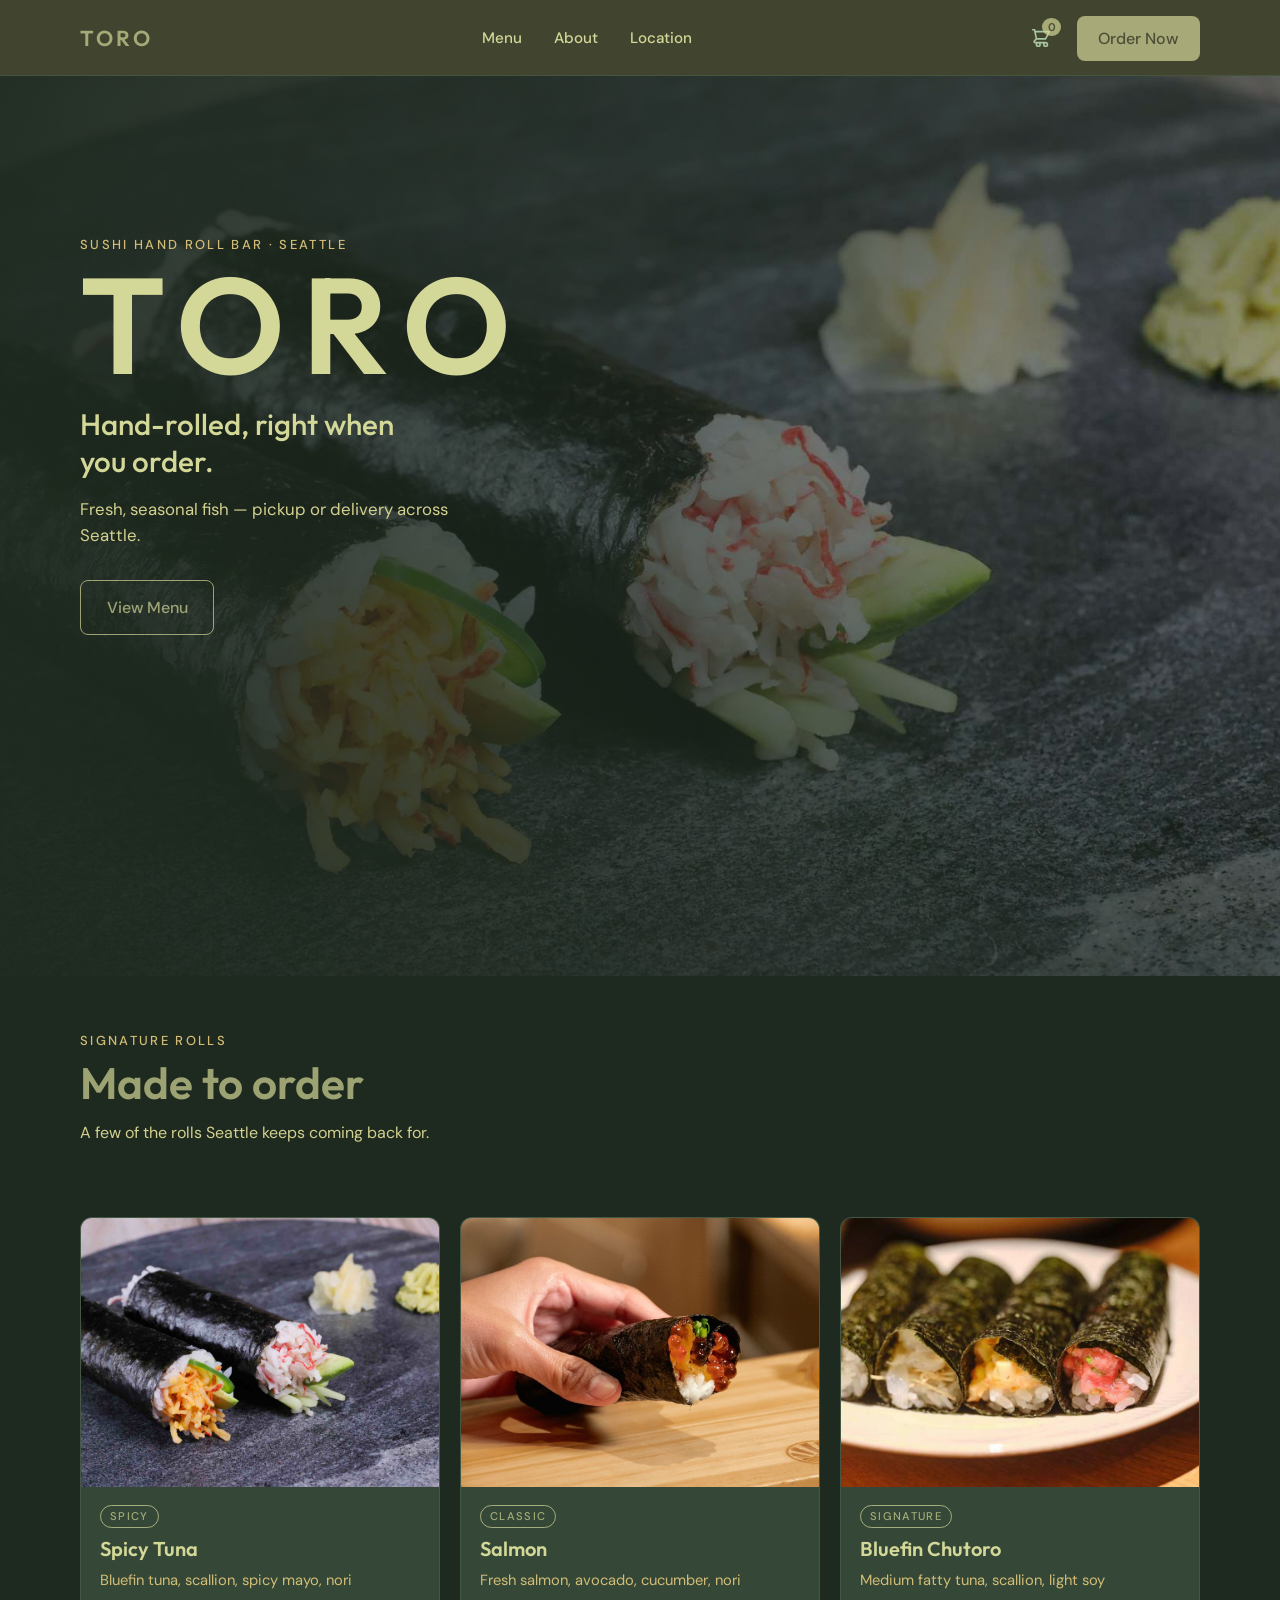
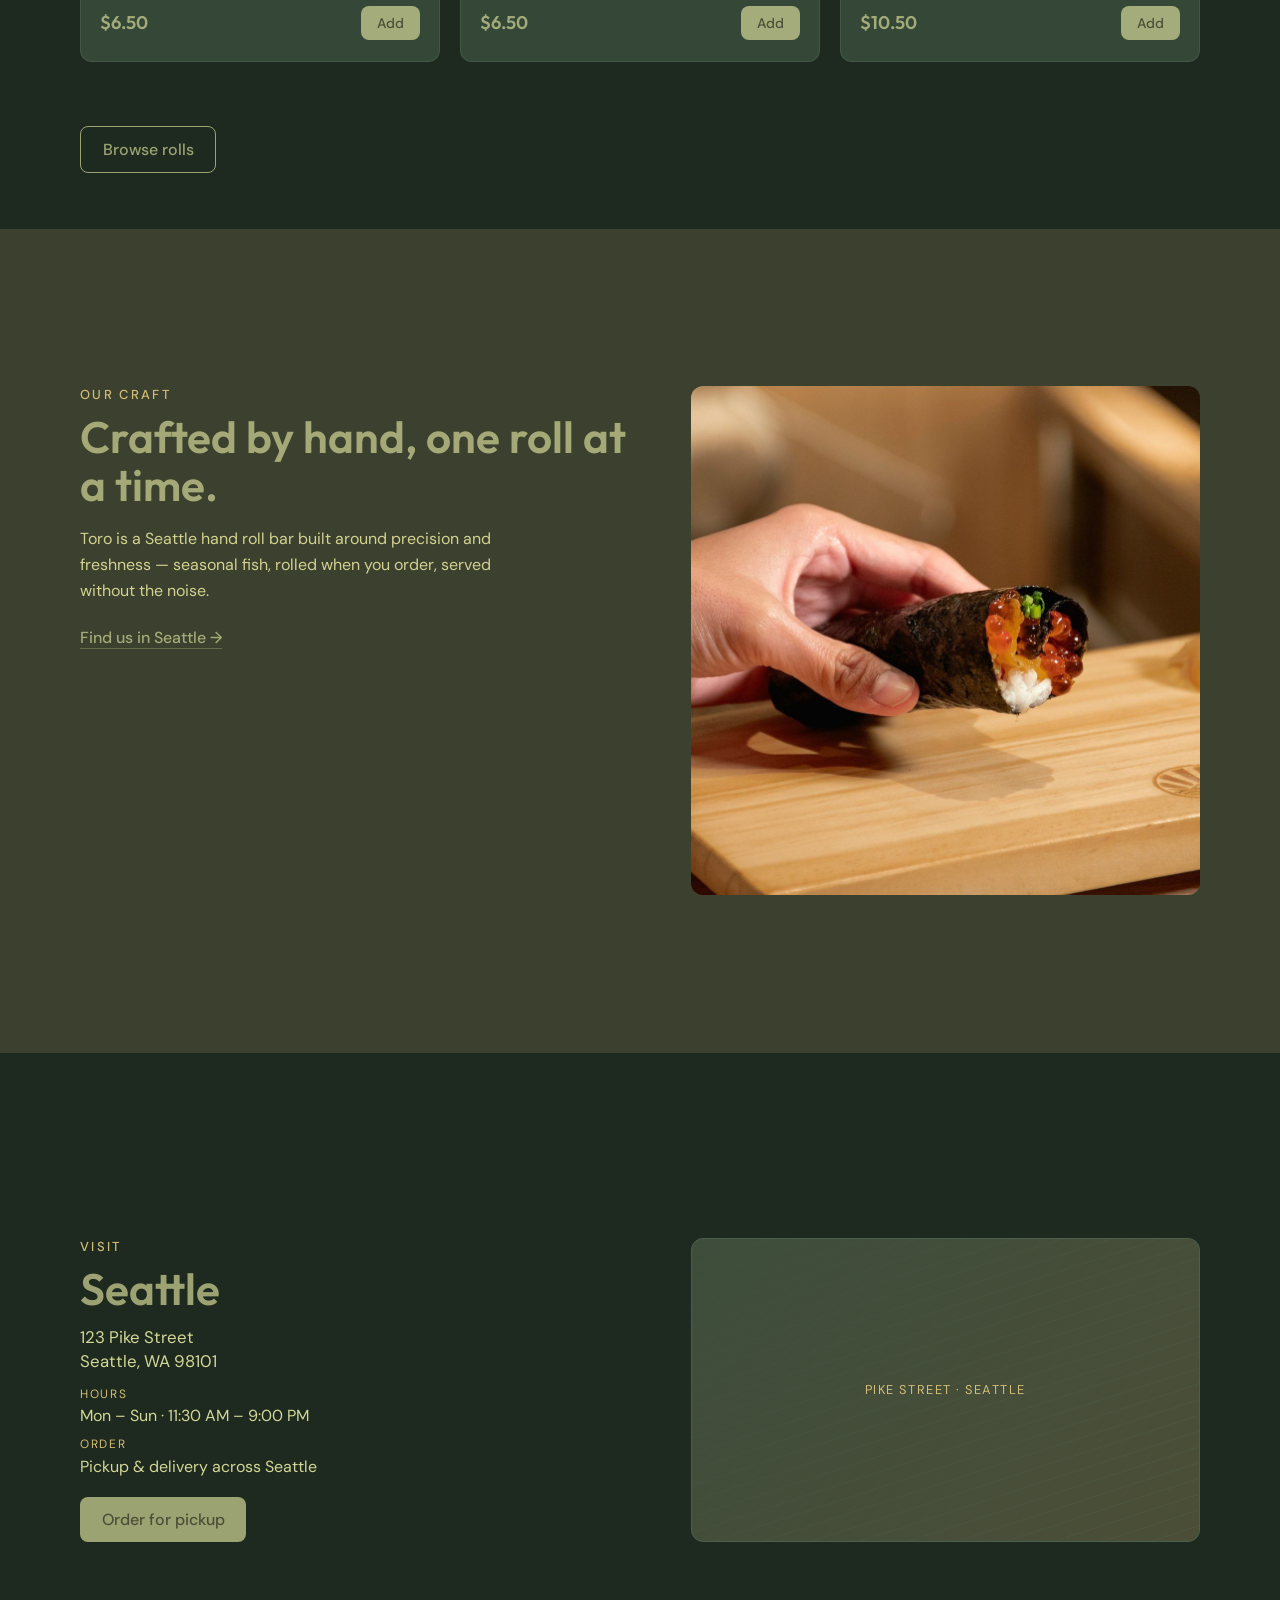
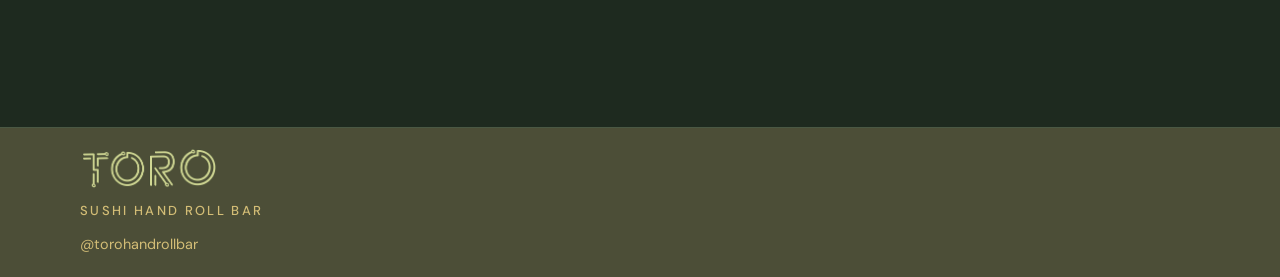
<file: index.html>
<!DOCTYPE html>
<html lang="en">
  <head>
    <meta charset="UTF-8" />
    <meta name="viewport" content="width=device-width, initial-scale=1.0" />
    <title>Toro — Sushi Hand Roll Bar · Seattle</title>
    <meta
      name="description"
      content="Fresh, seasonal fish hand-rolled to order. Pickup or delivery across Seattle."
    />
    <link rel="preconnect" href="https://fonts.googleapis.com" />
    <link rel="preconnect" href="https://fonts.gstatic.com" crossorigin />
    <link
      href="https://fonts.googleapis.com/css2?family=DM+Sans:ital,opsz,wght@0,9..40,400;0,9..40,500;0,9..40,600;1,9..40,400&family=Outfit:wght@500;600;700&display=swap"
      rel="stylesheet"
    />
    <link rel="stylesheet" href="./styles.css" />
  </head>
  <body id="top">
    <a class="skip-link" href="#main">Skip to content</a>

    <header class="site-header">
      <div class="shell header-inner">
        <a class="wordmark" href="#top" aria-label="Toro home">TORO</a>
        <nav class="nav-links" aria-label="Primary">
          <a href="#menu">Menu</a>
          <a href="#about">About</a>
          <a href="#location">Location</a>
        </nav>
        <div class="nav-actions">
          <button
            class="cart-btn"
            type="button"
            data-cart-toggle
            aria-expanded="false"
            aria-controls="cart-drawer"
            aria-label="Cart, 0 items"
          >
            <img src="./assets/icons/cart.svg" alt="" width="22" height="22" />
            <span class="cart-count" data-cart-count>0</span>
          </button>
          <a class="btn btn-primary" href="#menu">Order Now</a>
        </div>
        <div class="header-tools">
          <button
            class="cart-btn cart-btn--mobile"
            type="button"
            data-cart-toggle
            data-mobile-cart
            aria-expanded="false"
            aria-controls="cart-drawer"
            aria-label="Cart, 0 items"
            hidden
          >
            <img src="./assets/icons/cart.svg" alt="" width="22" height="22" />
            <span class="cart-count" data-cart-count>0</span>
          </button>
          <button
            class="menu-toggle"
            type="button"
            aria-label="Open menu"
            aria-expanded="false"
            aria-controls="mobile-nav"
          >
            <span class="hamburger" aria-hidden="true">
              <span></span>
              <span></span>
              <span></span>
            </span>
          </button>
        </div>
      </div>
      <nav id="mobile-nav" class="header-panel mobile-nav" hidden>
        <a href="#menu">Menu</a>
        <a href="#about">About</a>
        <a href="#location">Location</a>
        <a class="btn btn-primary" href="#menu">Order Now</a>
      </nav>
      <div id="cart-drawer" class="header-panel cart-drawer" hidden>
        <div class="cart-drawer-header">
          <p class="cart-drawer-title">Order</p>
          <button
            class="cart-drawer-edit"
            type="button"
            data-cart-edit
            aria-pressed="false"
            hidden
          >
            Edit
          </button>
        </div>
        <div data-cart-drawer-body></div>
      </div>
    </header>

    <main id="main">
      <section class="hero" aria-label="Hero">
        <div class="hero-media" aria-hidden="true">
          <img
            src="./assets/img/roll-1.jpg"
            alt=""
            class="hero-image"
            fetchpriority="high"
          />
          <div class="hero-veil"></div>
        </div>
        <div class="shell hero-panel">
          <div class="hero-content">
            <p class="eyebrow animate-in">Sushi Hand Roll Bar · Seattle</p>
            <h1 class="brand-hero animate-in delay-1">TORO</h1>
            <p class="hero-line animate-in delay-2">Hand-rolled, right when you order.</p>
            <p class="hero-support animate-in delay-3">
              Fresh, seasonal fish — pickup or delivery across Seattle.
            </p>
            <div class="hero-ctas animate-in delay-4">
              <a class="btn btn-secondary btn-lg" href="#menu">View Menu</a>
            </div>
          </div>
        </div>
      </section>

      <section class="featured panel-section" id="menu" aria-labelledby="featured-title">
        <div class="shell">
          <div class="section-head">
            <p class="eyebrow">Signature rolls</p>
            <h2 id="featured-title">Made to order</h2>
            <p class="section-support">A few of the rolls Seattle keeps coming back for.</p>
          </div>
          <div class="product-grid">
            <article class="product">
              <div class="product-media">
                <img src="./assets/img/roll-1.jpg" alt="Spicy tuna hand-rolled sushi tube" />
              </div>
              <div class="product-body">
                <span class="tag">Spicy</span>
                <h3>Spicy Tuna</h3>
                <p>Bluefin tuna, scallion, spicy mayo, nori</p>
                <div class="product-foot">
                  <span class="price">$6.50</span>
                  <button class="btn btn-primary btn-sm" type="button" data-add="spicy-tuna">
                    Add
                  </button>
                </div>
              </div>
            </article>
            <article class="product">
              <div class="product-media">
                <img src="./assets/img/roll-2.jpg" alt="Salmon hand-rolled sushi tube" />
              </div>
              <div class="product-body">
                <span class="tag">Classic</span>
                <h3>Salmon</h3>
                <p>Fresh salmon, avocado, cucumber, nori</p>
                <div class="product-foot">
                  <span class="price">$6.50</span>
                  <button class="btn btn-primary btn-sm" type="button" data-add="salmon">
                    Add
                  </button>
                </div>
              </div>
            </article>
            <article class="product">
              <div class="product-media">
                <img src="./assets/img/roll-3.jpg" alt="Bluefin chutoro hand-rolled sushi tube" />
              </div>
              <div class="product-body">
                <span class="tag">Signature</span>
                <h3>Bluefin Chutoro</h3>
                <p>Medium fatty tuna, scallion, light soy</p>
                <div class="product-foot">
                  <span class="price">$10.50</span>
                  <button class="btn btn-primary btn-sm" type="button" data-add="chutoro">
                    Add
                  </button>
                </div>
              </div>
            </article>
          </div>
          <div class="section-cta">
            <a class="btn btn-secondary" href="#menu">Browse rolls</a>
          </div>
        </div>
      </section>

      <section class="about panel-section" id="about" aria-labelledby="about-title">
        <div class="shell about-grid">
          <div class="about-copy">
            <p class="eyebrow">Our craft</p>
            <h2 id="about-title">Crafted by hand, one roll at a time.</h2>
            <p>
              Toro is a Seattle hand roll bar built around precision and freshness —
              seasonal fish, rolled when you order, served without the noise.
            </p>
            <a class="text-link" href="#location">Find us in Seattle →</a>
          </div>
          <div class="about-visual">
            <img src="./assets/img/roll-2.jpg" alt="Hand-rolled salmon sushi tube with avocado and cucumber" />
          </div>
        </div>
      </section>

      <div class="visit-screen" id="location">
        <section class="location panel-section" aria-labelledby="location-title">
          <div class="shell location-grid">
            <div>
              <p class="eyebrow">Visit</p>
              <h2 id="location-title">Seattle</h2>
              <p class="address">123 Pike Street<br />Seattle, WA 98101</p>
              <dl class="hours">
                <div>
                  <dt>Hours</dt>
                  <dd>Mon – Sun · 11:30 AM – 9:00 PM</dd>
                </div>
                <div>
                  <dt>Order</dt>
                  <dd>Pickup &amp; delivery across Seattle</dd>
                </div>
              </dl>
              <a class="btn btn-primary" href="#menu">Order for pickup</a>
            </div>
            <div class="map-panel" role="img" aria-label="Map placeholder for Seattle location">
              <p>Pike Street · Seattle</p>
            </div>
          </div>
        </section>

        <footer class="site-footer">
          <div class="shell footer-inner">
            <div class="footer-brand">
              <a class="footer-logo" href="#top" aria-label="Toro home">
                <img
                  src="./assets/img/logo_toro_small.png"
                  alt="TORO"
                  width="168"
                  height="48"
                />
              </a>
              <p class="eyebrow">Sushi Hand Roll Bar</p>
            </div>
            <!-- <nav class="footer-nav" aria-label="Footer">
              <a href="#menu">Menu</a>
              <a href="#about">About</a>
              <a href="#location">Location</a>
              <a href="./cart.html">Cart</a>
            </nav> -->
            <p class="footer-meta">@torohandrollbar</p>
          </div>
        </footer>
      </div>
    </main>

    <div class="toast" role="status" aria-live="polite" hidden></div>
    <script src="./app.js"></script>
  </body>
</html>
</file>
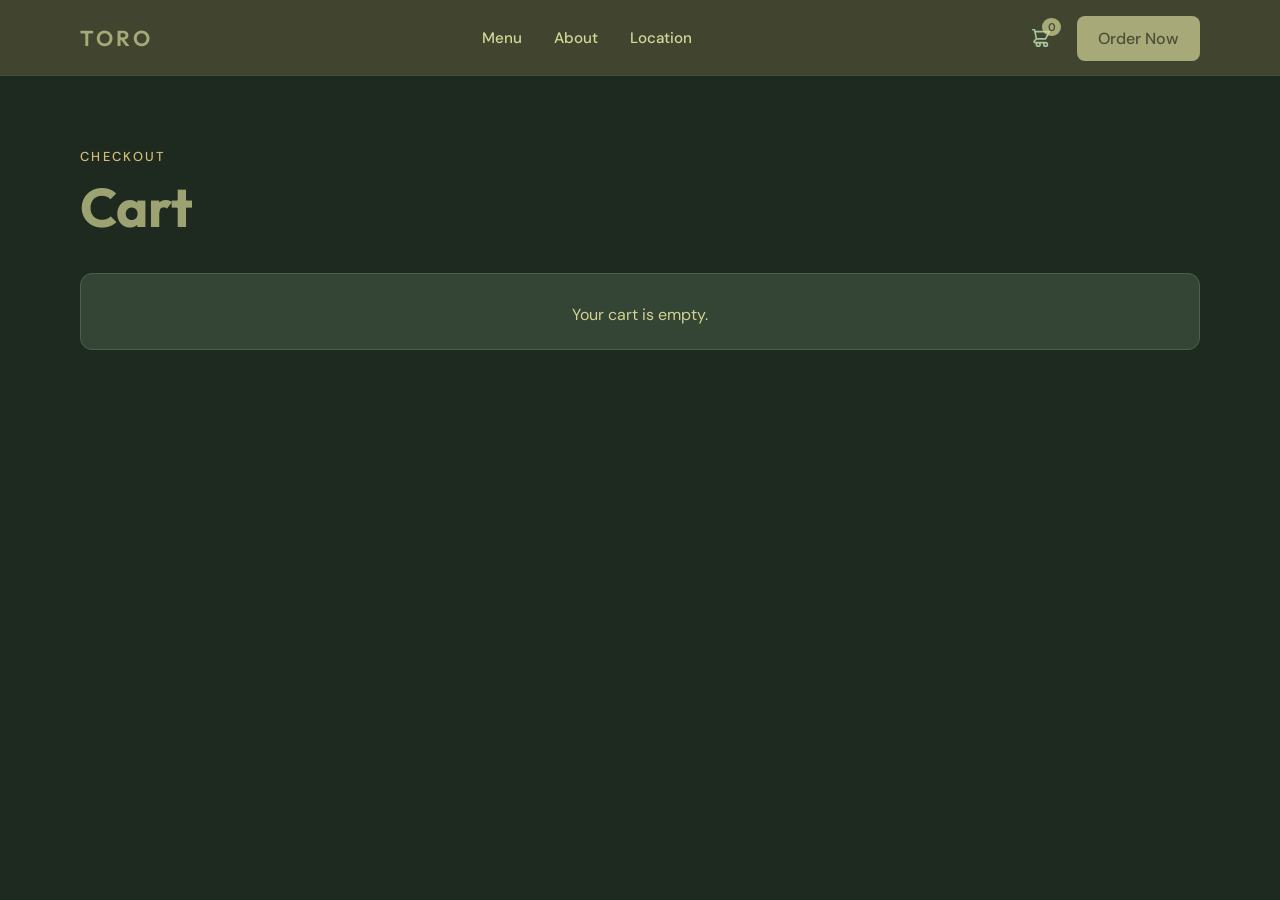
<file: cart.html>
<!DOCTYPE html>
<html lang="en">
  <head>
    <meta charset="UTF-8" />
    <meta name="viewport" content="width=device-width, initial-scale=1.0" />
    <title>Cart — Toro</title>
    <link rel="preconnect" href="https://fonts.googleapis.com" />
    <link rel="preconnect" href="https://fonts.gstatic.com" crossorigin />
    <link
      href="https://fonts.googleapis.com/css2?family=DM+Sans:opsz,wght@9..40,400;9..40,500;9..40,600&family=Outfit:wght@500;600&display=swap"
      rel="stylesheet"
    />
    <link rel="stylesheet" href="./styles.css" />
  </head>
  <body>
    <header class="site-header">
      <div class="shell header-inner">
        <a class="wordmark" href="./index.html">TORO</a>
        <nav class="nav-links" aria-label="Primary">
          <a href="./index.html#menu">Menu</a>
          <a href="./index.html#about">About</a>
          <a href="./index.html#location">Location</a>
        </nav>
        <div class="nav-actions">
          <button
            class="cart-btn"
            type="button"
            data-cart-toggle
            aria-expanded="false"
            aria-controls="cart-drawer"
            aria-label="Cart, 0 items"
          >
            <img src="./assets/icons/cart.svg" alt="" width="22" height="22" />
            <span class="cart-count" data-cart-count>0</span>
          </button>
          <a class="btn btn-primary" href="./menu.html">Order Now</a>
        </div>
        <div class="header-tools">
          <button
            class="cart-btn cart-btn--mobile"
            type="button"
            data-cart-toggle
            data-mobile-cart
            aria-expanded="false"
            aria-controls="cart-drawer"
            aria-label="Cart, 0 items"
            hidden
          >
            <img src="./assets/icons/cart.svg" alt="" width="22" height="22" />
            <span class="cart-count" data-cart-count>0</span>
          </button>
          <button
            class="menu-toggle"
            type="button"
            aria-label="Open menu"
            aria-expanded="false"
            aria-controls="mobile-nav"
          >
            <span class="hamburger" aria-hidden="true">
              <span></span>
              <span></span>
              <span></span>
            </span>
          </button>
        </div>
      </div>
      <nav id="mobile-nav" class="header-panel mobile-nav" hidden>
        <a href="./index.html#menu">Menu</a>
        <a href="./index.html#about">About</a>
        <a href="./index.html#location">Location</a>
        <button class="header-panel-link" type="button" data-open-cart>Cart</button>
      </nav>
      <div id="cart-drawer" class="header-panel cart-drawer" hidden>
        <div class="cart-drawer-header">
          <p class="cart-drawer-title">Order</p>
          <button
            class="cart-drawer-edit"
            type="button"
            data-cart-edit
            aria-pressed="false"
            hidden
          >
            Edit
          </button>
        </div>
        <div data-cart-drawer-body></div>
      </div>
    </header>
    <main class="shell">
      <div class="page-hero cart-page-hero">
        <div class="cart-drawer-header">
          <div>
            <p class="eyebrow">Checkout</p>
            <h1>Cart</h1>
          </div>
          <button
            class="cart-drawer-edit"
            type="button"
            data-cart-edit
            aria-pressed="false"
            hidden
          >
            Edit
          </button>
        </div>
      </div>
      <div class="page-panel cart-drawer" data-cart-page>
        <p class="cart-drawer-empty">Your cart is empty.</p>
      </div>
    </main>
    <script src="./app.js"></script>
  </body>
</html>
</file>
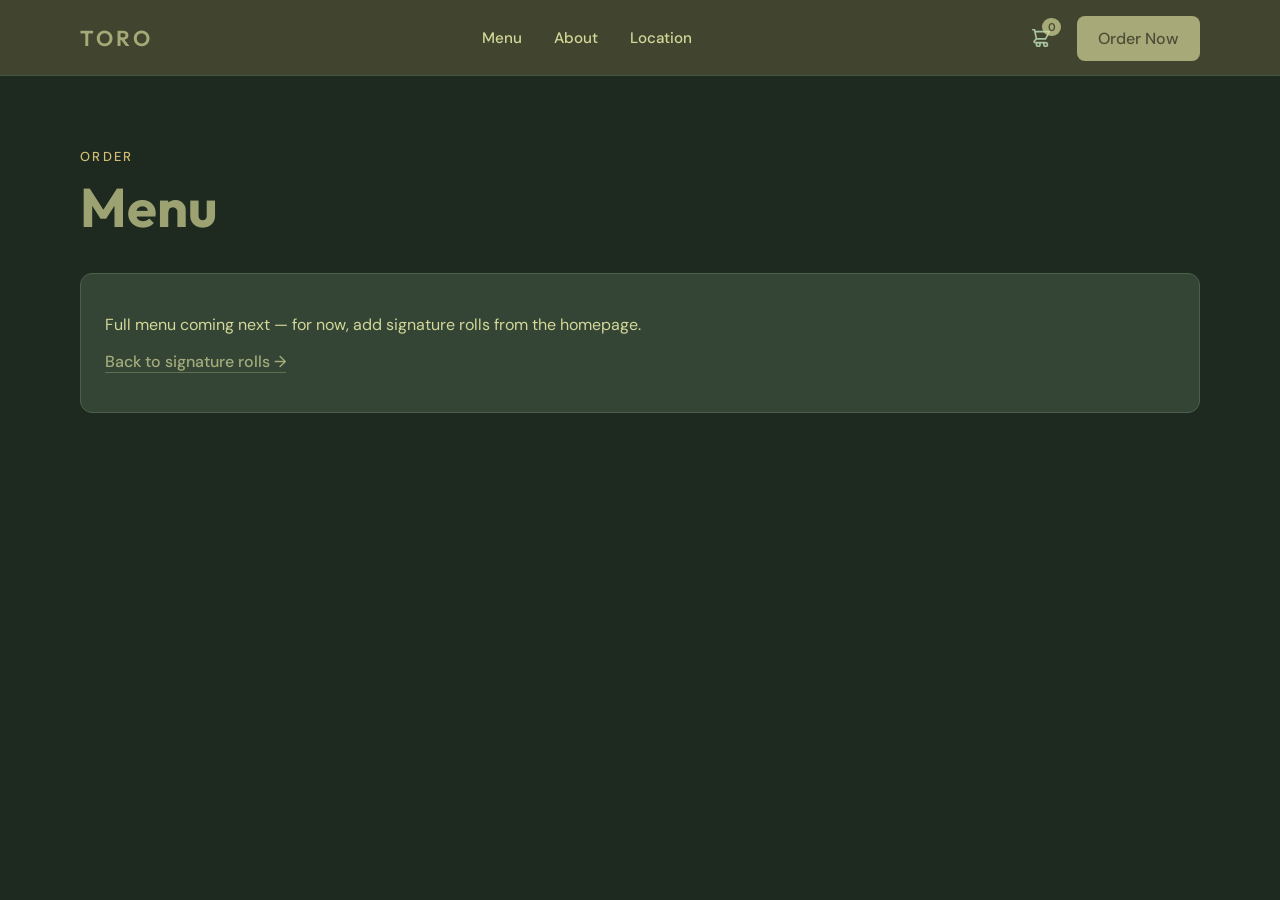
<file: menu.html>
<!DOCTYPE html>
<html lang="en">
  <head>
    <meta charset="UTF-8" />
    <meta name="viewport" content="width=device-width, initial-scale=1.0" />
    <title>Menu — Toro</title>
    <link rel="preconnect" href="https://fonts.googleapis.com" />
    <link rel="preconnect" href="https://fonts.gstatic.com" crossorigin />
    <link
      href="https://fonts.googleapis.com/css2?family=DM+Sans:opsz,wght@9..40,400;9..40,500;9..40,600&family=Outfit:wght@500;600&display=swap"
      rel="stylesheet"
    />
    <link rel="stylesheet" href="./styles.css" />
  </head>
  <body>
    <header class="site-header">
      <div class="shell header-inner">
        <a class="wordmark" href="./index.html">TORO</a>
        <nav class="nav-links" aria-label="Primary">
          <a href="./index.html#menu">Menu</a>
          <a href="./index.html#about">About</a>
          <a href="./index.html#location">Location</a>
        </nav>
        <div class="nav-actions">
          <button
            class="cart-btn"
            type="button"
            data-cart-toggle
            aria-expanded="false"
            aria-controls="cart-drawer"
            aria-label="Cart, 0 items"
          >
            <img src="./assets/icons/cart.svg" alt="" width="22" height="22" />
            <span class="cart-count" data-cart-count>0</span>
          </button>
          <a class="btn btn-primary" href="./menu.html">Order Now</a>
        </div>
        <div class="header-tools">
          <button
            class="cart-btn cart-btn--mobile"
            type="button"
            data-cart-toggle
            data-mobile-cart
            aria-expanded="false"
            aria-controls="cart-drawer"
            aria-label="Cart, 0 items"
            hidden
          >
            <img src="./assets/icons/cart.svg" alt="" width="22" height="22" />
            <span class="cart-count" data-cart-count>0</span>
          </button>
          <button
            class="menu-toggle"
            type="button"
            aria-label="Open menu"
            aria-expanded="false"
            aria-controls="mobile-nav"
          >
            <span class="hamburger" aria-hidden="true">
              <span></span>
              <span></span>
              <span></span>
            </span>
          </button>
        </div>
      </div>
      <nav id="mobile-nav" class="header-panel mobile-nav" hidden>
        <a href="./index.html#menu">Menu</a>
        <a href="./index.html#about">About</a>
        <a href="./index.html#location">Location</a>
      </nav>
      <div id="cart-drawer" class="header-panel cart-drawer" hidden>
        <div class="cart-drawer-header">
          <p class="cart-drawer-title">Order</p>
          <button
            class="cart-drawer-edit"
            type="button"
            data-cart-edit
            aria-pressed="false"
            hidden
          >
            Edit
          </button>
        </div>
        <div data-cart-drawer-body></div>
      </div>
    </header>
    <main class="shell">
      <div class="page-hero">
        <p class="eyebrow">Order</p>
        <h1>Menu</h1>
      </div>
      <div class="page-panel">
        <p>Full menu coming next — for now, add signature rolls from the homepage.</p>
        <p><a class="text-link" href="./index.html#menu">Back to signature rolls →</a></p>
      </div>
    </main>
    <script src="./app.js"></script>
  </body>
</html>
</file>
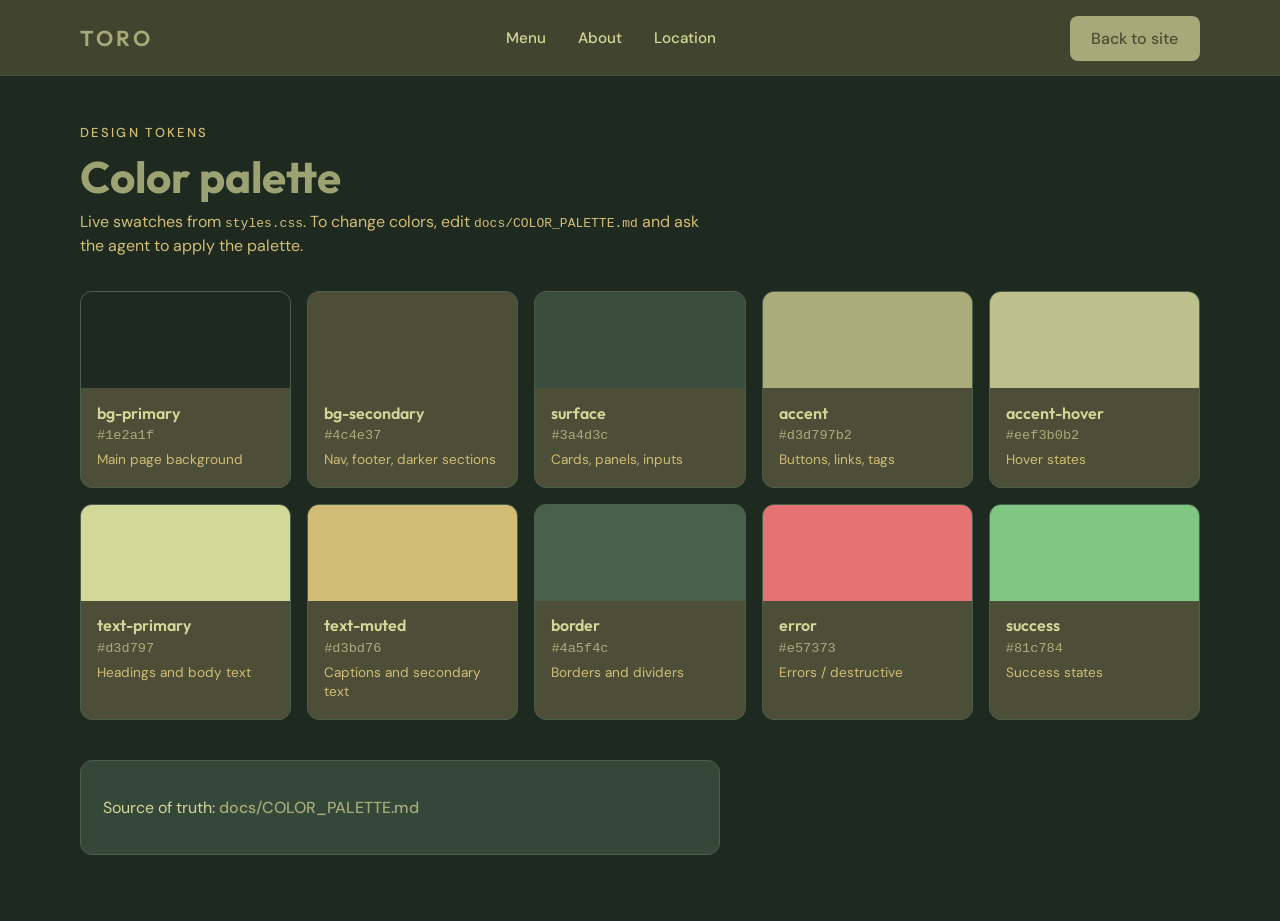
<file: palette.html>
<!DOCTYPE html>
<html lang="en">
  <head>
    <meta charset="UTF-8" />
    <meta name="viewport" content="width=device-width, initial-scale=1.0" />
    <title>Toro — Color Palette</title>
    <link rel="preconnect" href="https://fonts.googleapis.com" />
    <link rel="preconnect" href="https://fonts.gstatic.com" crossorigin />
    <link
      href="https://fonts.googleapis.com/css2?family=DM+Sans:opsz,wght@9..40,400;9..40,500;9..40,600&family=Outfit:wght@500;600&display=swap"
      rel="stylesheet"
    />
    <link rel="stylesheet" href="./styles.css" />
    <style>
      .palette-page {
        padding: 3rem 0 4rem;
      }

      .palette-page h1 {
        margin: 0.5rem 0 0.35rem;
        font-family: var(--font-display);
        font-size: clamp(2rem, 4vw, 2.75rem);
        color: var(--accent);
      }

      .palette-intro {
        margin: 0 0 2rem;
        color: var(--text-muted);
        max-width: 40rem;
        line-height: 1.55;
      }

      .swatch-grid {
        display: grid;
        gap: 1rem;
        grid-template-columns: repeat(auto-fill, minmax(200px, 1fr));
      }

      .swatch {
        border: 1px solid var(--border);
        border-radius: var(--radius-lg);
        overflow: hidden;
        background: var(--bg-secondary);
      }

      .swatch-color {
        height: 96px;
      }

      .swatch-meta {
        padding: 0.9rem 1rem 1.1rem;
      }

      .swatch-meta strong {
        display: block;
        font-family: var(--font-display);
        font-weight: 600;
        color: var(--text-primary);
      }

      .swatch-meta code {
        display: block;
        margin-top: 0.35rem;
        font-size: 0.85rem;
        color: var(--accent);
      }

      .swatch-meta p {
        margin: 0.45rem 0 0;
        font-size: 0.85rem;
        color: var(--text-muted);
        line-height: 1.4;
      }

      .palette-note {
        margin-top: 2.5rem;
        padding: 1.25rem 1.4rem;
        border: 1px solid var(--border);
        border-radius: var(--radius-lg);
        background: color-mix(in srgb, var(--surface) 85%, transparent);
        max-width: 40rem;
      }

      .palette-note a {
        color: var(--accent);
        font-weight: 500;
      }
    </style>
  </head>
  <body>
    <header class="site-header">
      <div class="shell header-inner">
        <a class="wordmark" href="./index.html">TORO</a>
        <nav class="nav-links" aria-label="Primary">
          <a href="./index.html#menu">Menu</a>
          <a href="./index.html#about">About</a>
          <a href="./index.html#location">Location</a>
        </nav>
        <div class="nav-actions">
          <a class="btn btn-primary" href="./index.html">Back to site</a>
        </div>
      </div>
    </header>

    <main class="shell palette-page">
      <p class="eyebrow">Design tokens</p>
      <h1>Color palette</h1>
      <p class="palette-intro">
        Live swatches from <code>styles.css</code>. To change colors, edit
        <code>docs/COLOR_PALETTE.md</code> and ask the agent to apply the palette.
      </p>

      <div class="swatch-grid" id="swatches"></div>

      <div class="palette-note">
        <p>
          Source of truth:
          <a href="../docs/COLOR_PALETTE.md">docs/COLOR_PALETTE.md</a>
        </p>
      </div>
    </main>

    <script>
      const tokens = [
        ["bg-primary", "Main page background"],
        ["bg-secondary", "Nav, footer, darker sections"],
        ["surface", "Cards, panels, inputs"],
        ["accent", "Buttons, links, tags"],
        ["accent-hover", "Hover states"],
        ["text-primary", "Headings and body text"],
        ["text-muted", "Captions and secondary text"],
        ["border", "Borders and dividers"],
        ["error", "Errors / destructive"],
        ["success", "Success states"],
      ];

      const root = getComputedStyle(document.documentElement);
      const grid = document.getElementById("swatches");

      for (const [name, use] of tokens) {
        const value = root.getPropertyValue("--" + name).trim();
        const card = document.createElement("article");
        card.className = "swatch";
        card.innerHTML =
          '<div class="swatch-color" style="background:var(--' +
          name +
          ')"></div>' +
          '<div class="swatch-meta"><strong>' +
          name +
          "</strong><code>" +
          value +
          "</code><p>" +
          use +
          "</p></div>";
        grid.appendChild(card);
      }
    </script>
  </body>
</html>
</file>
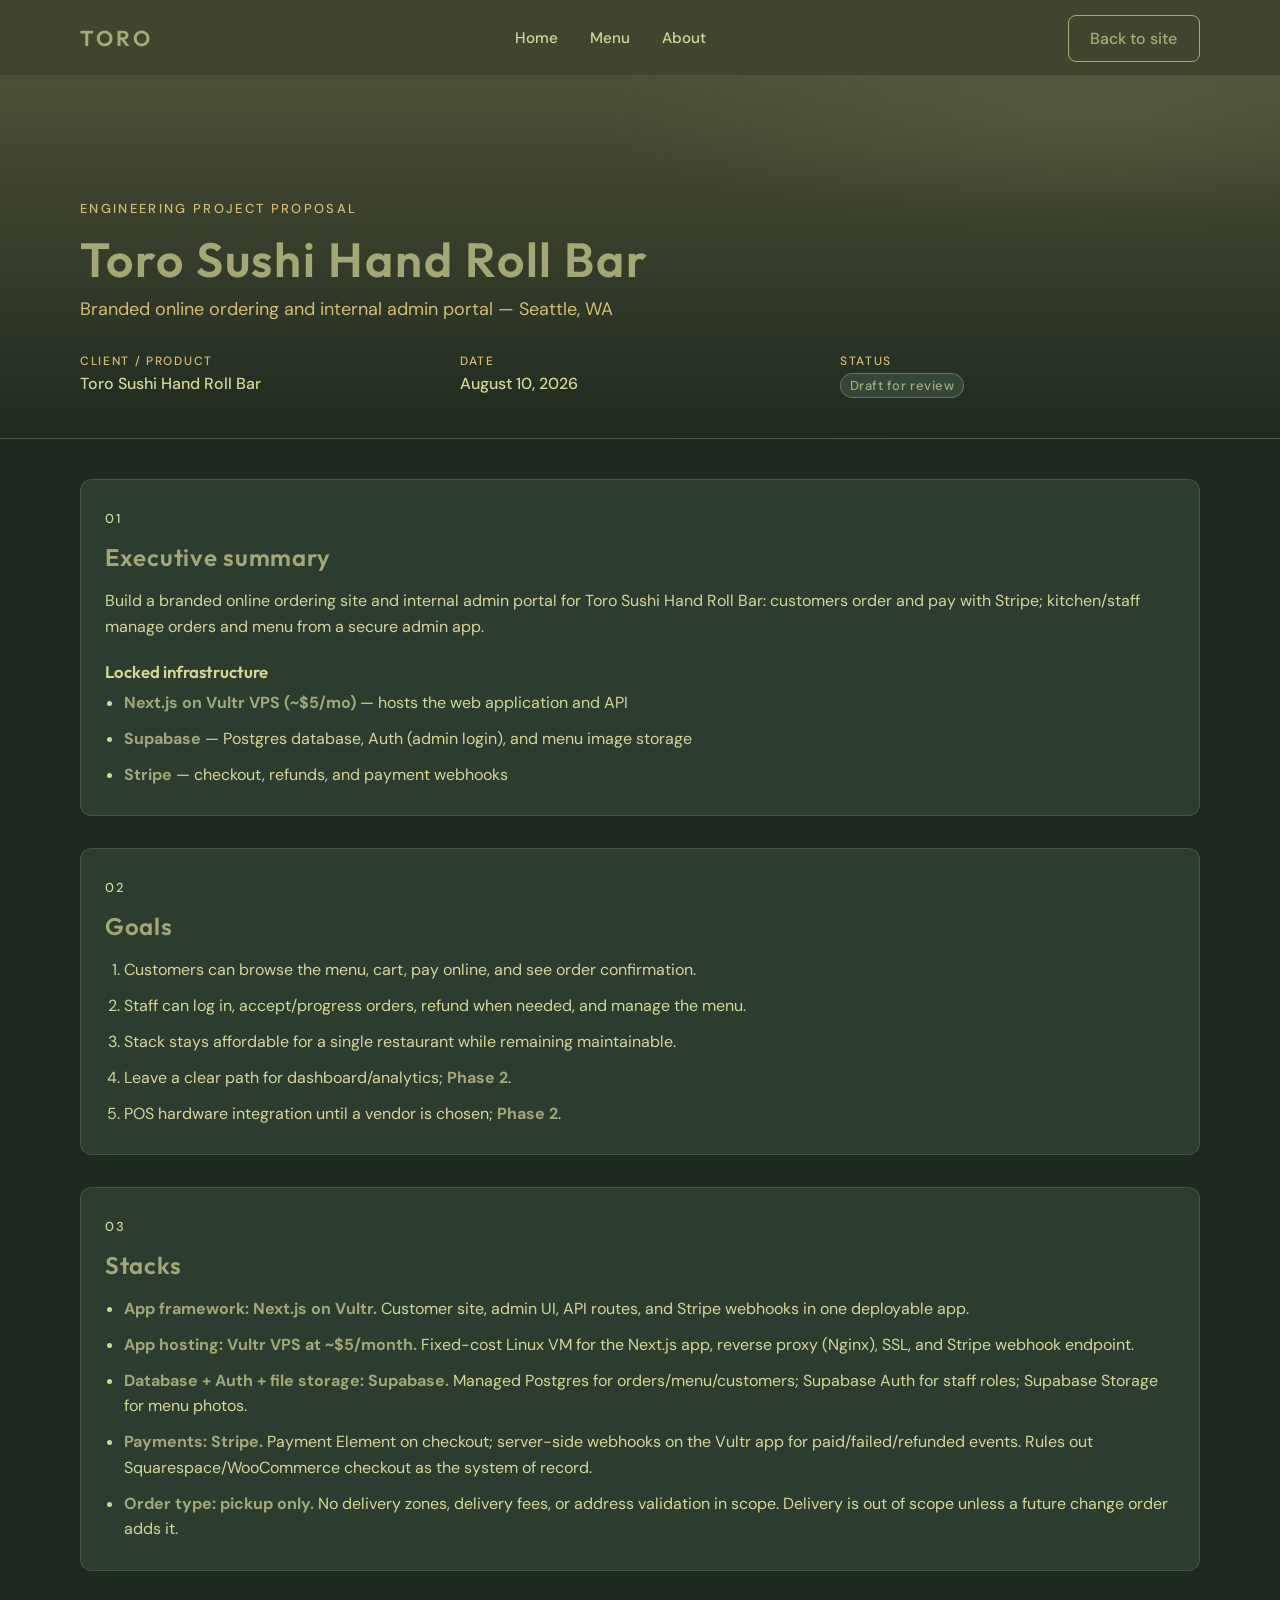
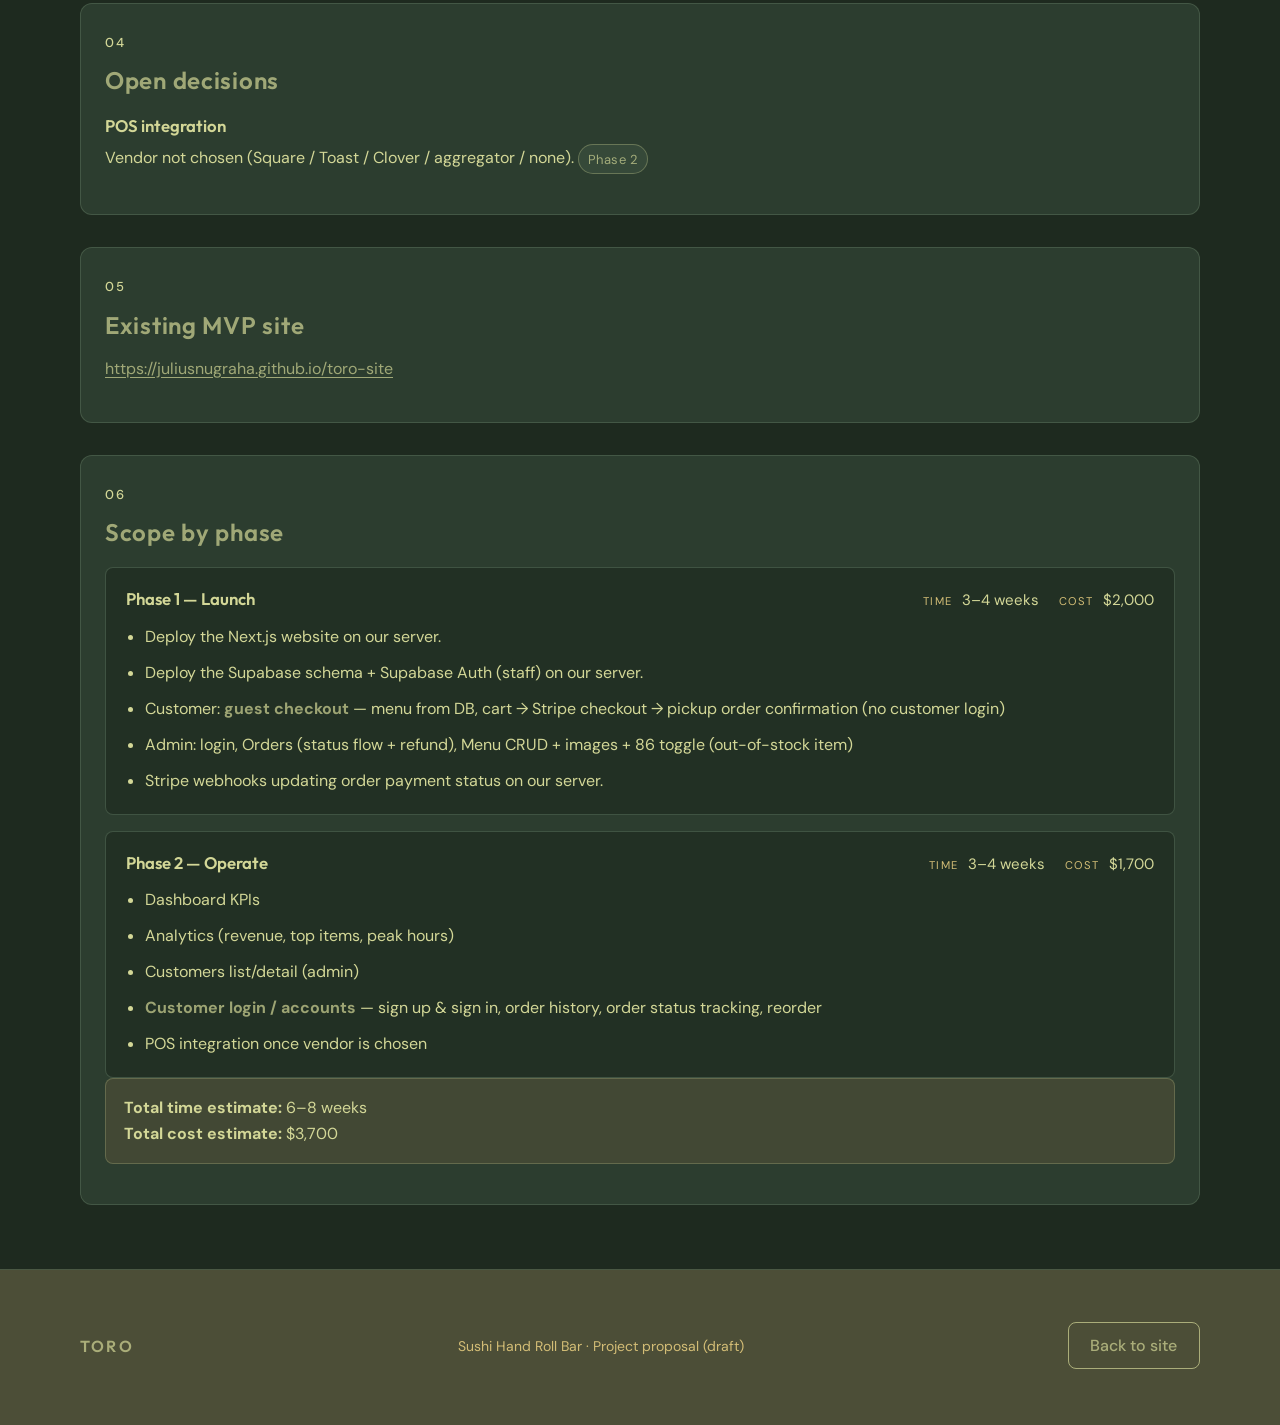
<file: proposal.html>
<!DOCTYPE html>
<html lang="en">
  <head>
    <meta charset="UTF-8" />
    <meta name="viewport" content="width=device-width, initial-scale=1.0" />
    <title>Project Proposal — Toro Sushi Hand Roll Bar</title>
    <meta
      name="description"
      content="Engineering project proposal for Toro Sushi Hand Roll Bar online ordering and admin portal."
    />
    <meta name="robots" content="noindex" />
    <link rel="preconnect" href="https://fonts.googleapis.com" />
    <link rel="preconnect" href="https://fonts.gstatic.com" crossorigin />
    <link
      href="https://fonts.googleapis.com/css2?family=DM+Sans:ital,opsz,wght@0,9..40,400;0,9..40,500;0,9..40,600;1,9..40,400&family=Outfit:wght@500;600;700&display=swap"
      rel="stylesheet"
    />
    <link rel="stylesheet" href="./styles.css" />
  </head>
  <body id="top" class="proposal-page">
    <a class="skip-link" href="#main">Skip to content</a>

    <header class="site-header">
      <div class="shell header-inner">
        <a class="wordmark" href="./index.html" aria-label="Toro home">TORO</a>
        <nav class="nav-links" aria-label="Primary">
          <a href="./index.html">Home</a>
          <a href="./menu.html">Menu</a>
          <a href="./index.html#about">About</a>
        </nav>
        <div class="nav-actions">
          <a class="btn btn-secondary" href="./index.html">Back to site</a>
        </div>
        <div class="header-tools">
          <button
            class="menu-toggle"
            type="button"
            aria-label="Open menu"
            aria-expanded="false"
            aria-controls="mobile-nav"
          >
            <span class="hamburger" aria-hidden="true">
              <span></span>
              <span></span>
              <span></span>
            </span>
          </button>
        </div>
      </div>
      <nav id="mobile-nav" class="header-panel mobile-nav" hidden>
        <a href="./index.html">Home</a>
        <a href="./menu.html">Menu</a>
        <a href="./index.html#about">About</a>
        <a class="btn btn-primary" href="./index.html">Back to site</a>
      </nav>
    </header>

    <main id="main">
      <section class="proposal-hero">
        <div class="shell">
          <p class="eyebrow">Engineering project proposal</p>
          <h1 class="proposal-title">Toro Sushi Hand Roll Bar</h1>
          <p class="proposal-lede">
            Branded online ordering and internal admin portal — Seattle, WA
          </p>
          <dl class="proposal-meta">
            <div>
              <dt>Client / Product</dt>
              <dd>Toro Sushi Hand Roll Bar</dd>
            </div>
            <div>
              <dt>Date</dt>
              <dd>August 10, 2026</dd>
            </div>
            <div>
              <dt>Status</dt>
              <dd><span class="proposal-badge">Draft for review</span></dd>
            </div>
          </dl>
        </div>
      </section>

      <div class="shell proposal-body">
        <section class="proposal-section" id="summary" aria-labelledby="summary-title">
          <p class="eyebrow">01</p>
          <h2 id="summary-title">Executive summary</h2>
          <p>
            Build a branded online ordering site and internal admin portal for Toro
            Sushi Hand Roll Bar: customers order and pay with Stripe; kitchen/staff
            manage orders and menu from a secure admin app.
          </p>
          <h3>Locked infrastructure</h3>
          <ul class="proposal-list">
            <li>
              <strong>Next.js on Vultr VPS (~$5/mo)</strong> — hosts the web
              application and API
            </li>
            <li>
              <strong>Supabase</strong> — Postgres database, Auth (admin login), and
              menu image storage
            </li>
            <li>
              <strong>Stripe</strong> — checkout, refunds, and payment webhooks
            </li>
          </ul>
        </section>

        <section class="proposal-section" id="goals" aria-labelledby="goals-title">
          <p class="eyebrow">02</p>
          <h2 id="goals-title">Goals</h2>
          <ol class="proposal-steps">
            <li>Customers can browse the menu, cart, pay online, and see order confirmation.</li>
            <li>Staff can log in, accept/progress orders, refund when needed, and manage the menu.</li>
            <li>Stack stays affordable for a single restaurant while remaining maintainable.</li>
            <li>Leave a clear path for dashboard/analytics; <strong>Phase 2</strong>.</li>
            <li>POS hardware integration until a vendor is chosen; <strong>Phase 2</strong>.</li>
          </ol>
        </section>

        <section class="proposal-section" id="stacks" aria-labelledby="stacks-title">
          <p class="eyebrow">03</p>
          <h2 id="stacks-title">Stacks</h2>
          <ul class="proposal-list">
            <li>
              <strong>App framework: Next.js on Vultr.</strong> Customer site, admin
              UI, API routes, and Stripe webhooks in one deployable app.
            </li>
            <li>
              <strong>App hosting: Vultr VPS at ~$5/month.</strong> Fixed-cost Linux
              VM for the Next.js app, reverse proxy (Nginx), SSL, and Stripe webhook
              endpoint.
            </li>
            <li>
              <strong>Database + Auth + file storage: Supabase.</strong> Managed
              Postgres for orders/menu/customers; Supabase Auth for staff roles;
              Supabase Storage for menu photos.
            </li>
            <li>
              <strong>Payments: Stripe.</strong> Payment Element on checkout;
              server-side webhooks on the Vultr app for paid/failed/refunded events.
              Rules out Squarespace/WooCommerce checkout as the system of record.
            </li>
            <li>
              <strong>Order type: pickup only.</strong> No delivery zones, delivery
              fees, or address validation in scope. Delivery is out of scope unless a
              future change order adds it.
            </li>
          </ul>
        </section>

        <section class="proposal-section" id="open" aria-labelledby="open-title">
          <p class="eyebrow">04</p>
          <h2 id="open-title">Open decisions</h2>
          <h3>POS integration</h3>
          <p>
            Vendor not chosen (Square / Toast / Clover / aggregator / none).
            <span class="proposal-badge">Phase 2</span>
          </p>
        </section>

        <section class="proposal-section" id="mvp" aria-labelledby="mvp-title">
          <p class="eyebrow">05</p>
          <h2 id="mvp-title">Existing MVP site</h2>
          <p>
            <a
              class="proposal-link"
              href="https://juliusnugraha.github.io/toro-site"
              target="_blank"
              rel="noopener noreferrer"
              >https://juliusnugraha.github.io/toro-site</a
            >
          </p>
        </section>

        <section class="proposal-section" id="phases" aria-labelledby="phases-title">
          <p class="eyebrow">06</p>
          <h2 id="phases-title">Scope by phase</h2>

          <article class="proposal-phase">
            <header class="proposal-phase-head">
              <h3>Phase 1 — Launch</h3>
              <div class="proposal-phase-stats">
                <span><span class="label">Time</span> 3–4 weeks</span>
                <span><span class="label">Cost</span> $2,000</span>
              </div>
            </header>
            <ul class="proposal-list">
              <li>Deploy the Next.js website on our server.</li>
              <li>Deploy the Supabase schema + Supabase Auth (staff) on our server.</li>
              <li>
                Customer: <strong>guest checkout</strong> — menu from DB, cart →
                Stripe checkout → pickup order confirmation (no customer login)
              </li>
              <li>
                Admin: login, Orders (status flow + refund), Menu CRUD + images + 86
                toggle (out-of-stock item)
              </li>
              <li>Stripe webhooks updating order payment status on our server.</li>
            </ul>
          </article>

          <article class="proposal-phase">
            <header class="proposal-phase-head">
              <h3>Phase 2 — Operate</h3>
              <div class="proposal-phase-stats">
                <span><span class="label">Time</span> 3–4 weeks</span>
                <span><span class="label">Cost</span> $1,700</span>
              </div>
            </header>
            <ul class="proposal-list">
              <li>Dashboard KPIs</li>
              <li>Analytics (revenue, top items, peak hours)</li>
              <li>Customers list/detail (admin)</li>
              <li>
                <strong>Customer login / accounts</strong> — sign up &amp; sign in,
                order history, order status tracking, reorder
              </li>
              <li>POS integration once vendor is chosen</li>
            </ul>
          </article>

          <p class="proposal-total">
            <strong>Total time estimate:</strong> 6–8 weeks<br />
            <strong>Total cost estimate:</strong> $3,700
          </p>
        </section>
      </div>
    </main>

    <footer class="site-footer proposal-footer">
      <div class="shell footer-inner">
        <a class="wordmark" href="./index.html">TORO</a>
        <p class="footer-tag">Sushi Hand Roll Bar · Project proposal (draft)</p>
        <a class="btn btn-secondary" href="./index.html">Back to site</a>
      </div>
    </footer>

    <script>
      (function () {
        var toggle = document.querySelector(".menu-toggle");
        var nav = document.getElementById("mobile-nav");
        if (!toggle || !nav) return;
        toggle.addEventListener("click", function () {
          var open = toggle.getAttribute("aria-expanded") === "true";
          toggle.setAttribute("aria-expanded", String(!open));
          toggle.setAttribute("aria-label", open ? "Open menu" : "Close menu");
          nav.hidden = open;
        });
      })();
    </script>
  </body>
</html>
</file>
<file: styles.css>
:root {
  --bg-primary: #1e2a1f;
  --bg-secondary: #4c4e37;
  --surface: #3a4d3c;
  --accent: #d3d797b2;
  --accent-hover: #eef3b0b2;
  --text-primary: #d3d797;
  --text-muted: #d3bd76;
  --border: #4a5f4c;
  --line: #d3d797;
  --error: #e57373;
  --success: #81c784;
  --radius: 8px;
  --radius-lg: 12px;
  --shell: min(1120px, calc(100% - 3rem));
  --header-h: 4.75rem;
  --hero-pad-top: 10rem;
  --font-display: "Outfit", sans-serif;
  --font-body: "DM Sans", sans-serif;
}

*,
*::before,
*::after {
  box-sizing: border-box;
}

html {
  scroll-behavior: smooth;
}

body {
  margin: 0;
  min-height: 100vh;
  font-family: var(--font-body);
  color: var(--text-primary);
  background: var(--bg-primary);
    /* radial-gradient(
      ellipse 80% 50% at 70% 0%,
      color-mix(in srgb, var(--accent) 12%, transparent),
      transparent 55%
    ),
    linear-gradient(180deg, var(--bg-secondary) 0%, var(--bg-primary) 15%, var(--bg-primary) 100%); */
  background-attachment: fixed;
}

img {
  display: block;
  max-width: 100%;
}

a {
  color: inherit;
  text-decoration: none;
}

button {
  font: inherit;
  cursor: pointer;
  border: 0;
  background: none;
}

.skip-link {
  position: absolute;
  left: -999px;
  top: 0;
  background: var(--accent);
  color: var(--bg-secondary);
  padding: 0.75rem 1rem;
  z-index: 100;
}

.skip-link:focus {
  left: 1rem;
  top: 1rem;
}

.shell {
  width: var(--shell);
  margin-inline: auto;
}

.eyebrow {
  margin: 0;
  font-size: 0.8125rem;
  font-weight: 500;
  letter-spacing: 0.18em;
  text-transform: uppercase;
  color: var(--text-muted);
}

.wordmark {
  font-family: var(--font-display);
  font-weight: 600;
  letter-spacing: 0.14em;
  color: var(--accent);
}

/* Header */
.site-header {
  position: sticky;
  top: 0;
  z-index: 40;
  height: var(--header-h);
  backdrop-filter: blur(14px);
  -webkit-backdrop-filter: blur(14px);
  background: color-mix(in srgb, var(--bg-secondary) 78%, transparent);
  border-bottom: 1px solid color-mix(in srgb, var(--border) 55%, transparent);
}

.header-inner {
  display: flex;
  align-items: center;
  justify-content: space-between;
  gap: 1.5rem;
  min-height: var(--header-h);
  height: var(--header-h);
  padding: 0;
  box-sizing: border-box;
}

.header-inner .wordmark {
  font-size: 1.35rem;
}

.nav-links {
  display: none;
  gap: 2rem;
}

.nav-links a {
  font-size: 0.95rem;
  font-weight: 500;
  color: var(--text-primary);
  transition: color 160ms ease;
}

.nav-links a:hover {
  color: var(--accent-hover);
}

.nav-actions {
  display: none;
  align-items: center;
  gap: 1rem;
}

.header-tools {
  display: flex;
  align-items: center;
  gap: 0.35rem;
  margin-left: auto;
}

.cart-btn {
  position: relative;
  display: grid;
  place-items: center;
  width: 2.5rem;
  height: 2.5rem;
}

.cart-btn--mobile[hidden] {
  display: none;
}

.cart-count {
  position: absolute;
  top: 0;
  right: 0;
  min-width: 1.15rem;
  height: 1.15rem;
  padding: 0 0.25rem;
  border-radius: 999px;
  background: var(--accent);
  color: var(--bg-secondary);
  font-size: 0.7rem;
  font-weight: 600;
  display: grid;
  place-items: center;
}

.menu-toggle {
  display: grid;
  place-items: center;
  width: 2.5rem;
  height: 2.5rem;
  color: var(--accent);
  border-radius: var(--radius);
}

.menu-toggle:hover {
  color: var(--accent-hover);
}

.hamburger {
  display: grid;
  gap: 5px;
  width: 1.25rem;
}

.hamburger span {
  display: block;
  height: 2px;
  width: 100%;
  background: currentColor;
  border-radius: 1px;
  transition: transform 180ms ease, opacity 180ms ease;
  transform-origin: center;
}

.menu-toggle[aria-expanded="true"] .hamburger span:nth-child(1) {
  transform: translateY(7px) rotate(45deg);
}

.menu-toggle[aria-expanded="true"] .hamburger span:nth-child(2) {
  opacity: 0;
}

.menu-toggle[aria-expanded="true"] .hamburger span:nth-child(3) {
  transform: translateY(-7px) rotate(-45deg);
}

.mobile-nav {
  display: grid;
  gap: 0.25rem;
}

.header-panel {
  position: absolute;
  top: 100%;
  left: 0;
  right: 0;
  z-index: 41;
  padding: 0.5rem 1.5rem 1.25rem;
  background: var(--bg-secondary);
  border-bottom: 1px solid color-mix(in srgb, var(--border) 55%, transparent);
  box-shadow: 0 16px 40px rgba(0, 0, 0, 0.28);
}

.header-panel[hidden] {
  display: none;
}

.mobile-nav a,
.mobile-nav button.header-panel-link {
  display: block;
  width: 100%;
  font-weight: 500;
  padding: 0.75rem 0;
  border-bottom: 1px solid color-mix(in srgb, var(--border) 40%, transparent);
  color: inherit;
  text-align: left;
}

.mobile-nav a.btn {
  border-bottom: 0;
  margin-top: 0.5rem;
  text-align: center;
  color: var(--bg-secondary);
}

.mobile-nav a.btn-primary:hover {
  color: var(--bg-secondary);
}

.cart-drawer {
  display: grid;
  gap: 0.75rem;
}

.cart-drawer-header {
  display: flex;
  align-items: center;
  justify-content: space-between;
  gap: 1rem;
}

.cart-drawer-title {
  margin: 0.25rem 0 0.15rem;
  font-family: var(--font-display);
  font-size: 1.15rem;
  font-weight: 600;
  color: var(--accent);
}

.cart-drawer-edit {
  margin: 0;
  padding: 0.2rem 0.15rem;
  border: 0;
  background: none;
  color: var(--accent);
  font: inherit;
  font-size: 0.9rem;
  font-weight: 500;
  cursor: pointer;
  /* text-decoration: underline; */
  text-underline-offset: 0.18em;
}

.cart-drawer-edit:hover,
.cart-drawer-edit:focus-visible {
  color: var(--accent-hover);
}

.cart-drawer-edit[hidden] {
  display: none;
}

.cart-page-hero .cart-drawer-header {
  align-items: flex-end;
}

.cart-page-hero .cart-drawer-header h1 {
  margin: 0.5rem 0 0;
}

.cart-drawer-line {
  display: flex;
  align-items: center;
  gap: 0.65rem;
  padding: 0.65rem 0;
  border-bottom: 1px solid color-mix(in srgb, var(--line) 40%, transparent);
  font-weight: 500;
}

.cart-drawer-line-main {
  display: flex;
  flex: 1 1 auto;
  justify-content: space-between;
  align-items: baseline;
  gap: 1rem;
  min-width: 0;
}

.cart-drawer-remove {
  flex: 0 0 auto;
  display: none;
  align-items: center;
  justify-content: center;
  width: 1.75rem;
  height: 1.75rem;
  margin: 0;
  padding: 0;
  border: 0;
  border-radius: var(--radius);
  background: color-mix(in srgb, var(--error) 14%, transparent);
  color: var(--error);
  cursor: pointer;
  line-height: 0;
}

.cart-drawer.is-editing .cart-drawer-remove,
[data-cart-page].is-editing .cart-drawer-remove {
  display: inline-flex;
}

.cart-drawer-remove img {
  display: block;
  width: 1rem;
  height: 1rem;
}

.cart-drawer-remove:hover,
.cart-drawer-remove:focus-visible {
  background: color-mix(in srgb, var(--error) 28%, transparent);
}

.cart-drawer-empty {
  margin: 0.35rem 0 0;
  color: color-mix(in srgb, var(--text-primary) 80%, var(--text-muted));
  text-align: center;
}

.cart-drawer-total {
  display: flex;
  justify-content: space-between;
  align-items: baseline;
  gap: 1rem;
  margin: 0.35rem 0 0;
  padding-top: 0.85rem;
  border-top: 1px solid color-mix(in srgb, var(--line) 70%, transparent);
  font-family: var(--font-display);
  font-size: 1.25rem;
  font-weight: 600;
  color: var(--accent);
  text-align: right;
}

.cart-drawer-note {
  margin: 0;
  color: var(--text-muted);
  font-size: 0.9rem;
}

.cart-drawer .btn {
  margin-top: 0.25rem;
  width: 100%;
}

/* Buttons */
.btn {
  display: inline-flex;
  align-items: center;
  justify-content: center;
  gap: 0.5rem;
  padding: 0.75rem 1.35rem;
  border-radius: var(--radius);
  font-weight: 500;
  transition: background 160ms ease, color 160ms ease, border-color 160ms ease, transform 160ms ease;
}

.btn:active {
  transform: translateY(1px);
}

.btn-primary {
  background: var(--accent);
  color: var(--bg-secondary);
}

.btn-primary:hover {
  background: var(--accent-hover);
}

.btn-secondary {
  border: 1px solid var(--accent);
  color: var(--accent);
  background: transparent;
}

.btn-secondary:hover {
  border-color: var(--accent-hover);
  color: var(--accent-hover);
}

.btn-lg {
  padding: 1rem 1.6rem;
  font-size: 1rem;
}

.btn-sm {
  padding: 0.5rem 1rem;
  font-size: 0.875rem;
}

.text-link {
  color: var(--accent);
  font-weight: 500;
  border-bottom: 1px solid color-mix(in srgb, var(--accent) 40%, transparent);
}

/* Hero — full bleed
   Use block layout (not grid): Safari can vertically center grid
   children inside min-height: 100vh/svh, which creates a huge gap
   under the sticky nav while Chrome stays flush to the top. */
.hero {
  position: relative;
  min-height: 100vh;
  min-height: 100dvh;
  isolation: isolate;
  overflow: hidden;
  display: block;
}

.hero-media {
  position: absolute;
  inset: 0;
  z-index: 0;
  pointer-events: none;
}

.hero-image {
  width: 100%;
  height: 100%;
  object-fit: cover;
  object-position: center 45%;
  transform: scale(1.04);
  animation: hero-drift 18s ease-in-out infinite alternate;
}

.hero-veil {
  position: absolute;
  inset: 0;
  background:
    linear-gradient(
      90deg,
      color-mix(in srgb, var(--bg-primary) 94%, transparent) 0%,
      color-mix(in srgb, var(--bg-primary) 72%, transparent) 42%,
      color-mix(in srgb, var(--bg-primary) 35%, transparent) 100%
    ),
    linear-gradient(
      180deg,
      color-mix(in srgb, var(--bg-primary) 45%, transparent) 0%,
      transparent 35%,
      color-mix(in srgb, var(--bg-primary) 55%, transparent) 100%
    );
}

.hero-panel {
  position: relative;
  z-index: 1;
  padding-top: var(--hero-pad-top);
  padding-bottom: 3rem;
  margin: 0 auto;
}

.hero-content {
  max-width: 40rem;
  margin: 0;
  padding: 0;
}

.hero-content > :first-child {
  margin-block-start: 0;
}

.brand-hero {
  margin: 0.65rem 0 0;
  font-family: var(--font-display);
  font-size: clamp(4.5rem, 14vw, 8.5rem);
  font-weight: 600;
  letter-spacing: 0.12em;
  line-height: 0.9;
  color: var(--text-primary);
}

.hero-line {
  margin: 1.25rem 0 0;
  font-family: var(--font-display);
  font-size: clamp(1.35rem, 3vw, 1.85rem);
  font-weight: 500;
  line-height: 1.25;
  color: var(--text-primary);
  max-width: 18ch;
}

.hero-support {
  margin: 1rem 0 0;
  font-size: 1.05rem;
  line-height: 1.55;
  color: color-mix(in srgb, var(--text-primary) 78%, var(--text-muted));
  max-width: 34ch;
}

.hero-ctas {
  display: flex;
  flex-wrap: wrap;
  gap: 0.85rem;
  margin-top: 2rem;
}

.animate-in {
  opacity: 0;
  transform: translateY(14px);
  animation: rise 700ms cubic-bezier(0.22, 1, 0.36, 1) forwards;
}

.delay-1 { animation-delay: 120ms; }
.delay-2 { animation-delay: 220ms; }
.delay-3 { animation-delay: 320ms; }
.delay-4 { animation-delay: 420ms; }

@keyframes rise {
  to {
    opacity: 1;
    transform: translateY(0);
  }
}

@keyframes hero-drift {
  from { transform: scale(1.04) translate3d(0, 0, 0); }
  to { transform: scale(1.09) translate3d(-1.5%, -1%, 0); }
}

/* Featured */
.featured,
.about,
.location {
  padding: 0;
}

/* Full-viewport panels (Menu / About / Location) */
.panel-section {
  min-height: calc(100vh - var(--header-h));
  min-height: calc(100dvh - var(--header-h));
  display: flex;
  flex-direction: column;
  justify-content: center;
  scroll-margin-top: var(--header-h);
  padding-block: 3.5rem;
  box-sizing: border-box;
}

.panel-section > .shell {
  width: var(--shell);
  margin-inline: auto;
}

.featured.panel-section > .shell {
  display: flex;
  flex-direction: column;
  justify-content: center;
  gap: 2rem;
  flex: 1 1 auto;
}

.about.panel-section > .about-grid {
  flex: 1 1 auto;
  align-content: center;
  min-height: min(72vh, 680px);
}

/* Location + footer share one viewport */
.visit-screen {
  min-height: calc(100vh - var(--header-h));
  min-height: calc(100dvh - var(--header-h));
  display: flex;
  flex-direction: column;
  scroll-margin-top: var(--header-h);
  box-sizing: border-box;
}

.visit-screen .location.panel-section {
  flex: 1 1 auto;
  min-height: 0;
  padding-block: 2rem;
  justify-content: center;
}

.visit-screen .location.panel-section > .location-grid {
  flex: 1 1 auto;
  align-content: center;
  min-height: 0;
}

.visit-screen .map-panel {
  min-height: min(34vh, 260px);
}

.visit-screen .site-footer {
  flex-shrink: 0;
}

.section-head {
  max-width: 36rem;
  margin-bottom: 2.5rem;
}

.section-head h2,
.about-copy h2,
.location h2 {
  margin: 0.6rem 0 0;
  font-family: var(--font-display);
  font-size: clamp(2rem, 4vw, 2.75rem);
  font-weight: 600;
  line-height: 1.1;
  color: var(--accent);
}

.section-support {
  margin: 0.85rem 0 0;
  color: color-mix(in srgb, var(--text-primary) 75%, var(--text-muted));
  line-height: 1.55;
}

.product-grid {
  display: grid;
  gap: 1.25rem;
}

.product {
  background: color-mix(in srgb, var(--surface) 88%, transparent);
  border: 1px solid color-mix(in srgb, var(--border) 70%, transparent);
  border-radius: var(--radius-lg);
  overflow: hidden;
  transition: transform 220ms ease, border-color 220ms ease;
}

.product:hover {
  transform: translateY(-3px);
  border-color: color-mix(in srgb, var(--accent) 45%, var(--border));
}

.product-media {
  aspect-ratio: 4 / 3;
  overflow: hidden;
  background: var(--bg-secondary);
}

.product-media img {
  width: 100%;
  height: 100%;
  object-fit: cover;
  transition: transform 500ms ease;
}

.product:hover .product-media img {
  transform: scale(1.04);
}

.product-body {
  padding: 1.15rem 1.2rem 1.3rem;
  display: grid;
  gap: 0.55rem;
}

.tag {
  width: fit-content;
  padding: 0.2rem 0.55rem;
  border: 1px solid var(--accent);
  border-radius: 999px;
  font-size: 0.7rem;
  font-weight: 500;
  letter-spacing: 0.12em;
  text-transform: uppercase;
  color: var(--accent);
}

.product-body h3 {
  margin: 0;
  font-family: var(--font-display);
  font-size: 1.25rem;
  font-weight: 600;
  color: var(--text-primary);
}

.product-body p {
  margin: 0;
  font-size: 0.92rem;
  color: var(--text-muted);
  line-height: 1.45;
}

.product-foot {
  display: flex;
  align-items: center;
  justify-content: space-between;
  margin-top: 0.35rem;
}

.price {
  font-family: var(--font-display);
  font-weight: 600;
  font-size: 1.15rem;
  color: var(--accent);
}

.section-cta {
  margin-top: 2rem;
}

/* About */
.about {
  background: color-mix(in srgb, var(--bg-secondary) 65%, transparent);
}

.about-grid {
  display: grid;
  gap: 2rem;
  align-items: center;
}

.about-copy p:not(.eyebrow) {
  margin: 1rem 0 1.4rem;
  line-height: 1.65;
  color: color-mix(in srgb, var(--text-primary) 82%, var(--text-muted));
  max-width: 38ch;
}

.about-visual {
  border-radius: var(--radius-lg);
  overflow: hidden;
  min-height: min(52vh, 420px);
  flex: 1 1 auto;
}

.about-visual img {
  width: 100%;
  height: 100%;
  min-height: min(52vh, 420px);
  object-fit: cover;
}

/* Location */
.location-grid {
  display: grid;
  gap: 2rem;
}

.visit-screen .address {
  margin: 0.75rem 0;
  font-size: 1.05rem;
  line-height: 1.45;
}

.address {
  margin: 1rem 0;
  font-size: 1.15rem;
  line-height: 1.5;
}

.visit-screen .hours {
  margin: 0 0 1.25rem;
  gap: 0.65rem;
}

.hours {
  margin: 0 0 1.75rem;
  display: grid;
  gap: 0.85rem;
}

.hours div {
  display: grid;
  gap: 0.2rem;
}

.hours dt {
  font-size: 0.75rem;
  letter-spacing: 0.14em;
  text-transform: uppercase;
  color: var(--text-muted);
}

.hours dd {
  margin: 0;
}

.map-panel {
  min-height: min(52vh, 420px);
  height: 100%;
  border-radius: var(--radius-lg);
  border: 1px solid var(--border);
  background:
    linear-gradient(135deg, color-mix(in srgb, var(--surface) 80%, transparent), transparent),
    repeating-linear-gradient(
      -18deg,
      transparent,
      transparent 14px,
      color-mix(in srgb, var(--border) 40%, transparent) 14px,
      color-mix(in srgb, var(--border) 40%, transparent) 15px
    ),
    var(--bg-secondary);
  display: grid;
  place-items: center;
  color: var(--text-muted);
  letter-spacing: 0.12em;
  text-transform: uppercase;
  font-size: 0.8rem;
}

/* Footer */
.site-footer {
  border-top: 1px solid color-mix(in srgb, var(--border) 60%, transparent);
  padding: 1.25rem 0 1.5rem;
  background: var(--bg-secondary);
}

.footer-inner {
  display: grid;
  gap: 1rem;
}

.footer-logo {
  display: inline-block;
  line-height: 0;
}

.footer-logo img {
  width: auto;
  height: 2.65rem;
  max-width: min(11rem, 42vw);
  object-fit: contain;
  border-radius: 4px;
}

.footer-brand .eyebrow {
  margin-top: 0.4rem;
}

.footer-nav {
  display: flex;
  flex-wrap: wrap;
  gap: 1.25rem;
}

.footer-nav a {
  font-weight: 500;
}

.footer-meta {
  margin: 0;
  color: var(--text-muted);
  font-size: 0.9rem;
}

/* Toast */
.toast {
  position: fixed;
  left: 50%;
  bottom: 1.5rem;
  transform: translateX(-50%);
  background: var(--surface);
  border: 1px solid var(--border);
  color: var(--text-primary);
  padding: 0.85rem 1.15rem;
  border-radius: var(--radius);
  box-shadow: 0 12px 40px rgba(0, 0, 0, 0.35);
  z-index: 50;
}

.toast[hidden] {
  display: none;
}

/* Simple inner pages */
.page-hero {
  padding: 4.5rem 0 2rem;
}

.page-hero h1 {
  margin: 0.5rem 0 0;
  font-family: var(--font-display);
  font-size: clamp(2.2rem, 5vw, 3.4rem);
  color: var(--accent);
}

.page-panel {
  background: color-mix(in srgb, var(--surface) 80%, transparent);
  border: 1px solid var(--border);
  border-radius: var(--radius-lg);
  padding: 1.5rem;
  margin-bottom: 3rem;
}

@media (min-width: 768px) {
  .nav-links,
  .nav-actions {
    display: flex;
  }

  .header-tools {
    display: none;
  }

  .mobile-nav {
    display: none !important;
  }

  .product-grid {
    grid-template-columns: repeat(3, 1fr);
  }

  .about-grid,
  .location-grid {
    grid-template-columns: 1.05fr 0.95fr;
    gap: 3rem;
    align-items: stretch;
    flex: 1 1 auto;
  }

  .footer-inner {
    grid-template-columns: 1fr auto;
    align-items: end;
  }

  .footer-meta {
    grid-column: 1 / -1;
  }

  .visit-screen .map-panel {
    min-height: 0;
    height: 100%;
  }
}

@media (max-width: 767px) {
  .visit-screen .location.panel-section {
    padding-block: 1.25rem;
  }

  .visit-screen .map-panel {
    min-height: 8.5rem;
  }

  .visit-screen .location h2 {
    font-size: 1.75rem;
  }

  .footer-logo img {
    height: 2.25rem;
  }
}

@media (prefers-reduced-motion: reduce) {
  .animate-in,
  .hero-image,
  .product,
  .product-media img {
    animation: none !important;
    transition: none !important;
    opacity: 1;
    transform: none;
  }
}

/* Proposal page */
.proposal-page .proposal-hero {
  padding: calc(var(--header-h) + 3rem) 0 2.5rem;
  border-bottom: 1px solid color-mix(in srgb, var(--border) 70%, transparent);
  background:
    radial-gradient(
      ellipse 70% 60% at 85% 10%,
      color-mix(in srgb, var(--accent) 14%, transparent),
      transparent 55%
    ),
    linear-gradient(180deg, var(--bg-secondary) 0%, var(--bg-primary) 100%);
}

.proposal-title {
  margin: 0.75rem 0 0.5rem;
  font-family: var(--font-display);
  font-size: clamp(2rem, 5vw, 3rem);
  font-weight: 600;
  letter-spacing: 0.04em;
  color: var(--accent);
}

.proposal-lede {
  margin: 0;
  max-width: 36rem;
  font-size: 1.125rem;
  color: var(--text-muted);
}

.proposal-meta {
  display: grid;
  grid-template-columns: repeat(auto-fit, minmax(10rem, 1fr));
  gap: 1.25rem;
  margin: 2rem 0 0;
}

.proposal-meta dt {
  margin: 0 0 0.25rem;
  font-size: 0.75rem;
  font-weight: 500;
  letter-spacing: 0.14em;
  text-transform: uppercase;
  color: var(--text-muted);
}

.proposal-meta dd {
  margin: 0;
  font-weight: 500;
  color: var(--text-primary);
}

.proposal-badge {
  display: inline-block;
  padding: 0.2rem 0.55rem;
  border-radius: 999px;
  border: 1px solid color-mix(in srgb, var(--accent) 45%, transparent);
  background: color-mix(in srgb, var(--surface) 80%, transparent);
  font-size: 0.8125rem;
  letter-spacing: 0.04em;
  color: var(--accent);
}

.proposal-body {
  padding: 2.5rem 0 4rem;
  display: grid;
  gap: 2rem;
}

.proposal-section {
  padding: 1.75rem 1.5rem;
  border: 1px solid color-mix(in srgb, var(--border) 80%, transparent);
  border-radius: var(--radius-lg);
  background: color-mix(in srgb, var(--surface) 55%, transparent);
}

.proposal-section h2 {
  margin: 0.35rem 0 1rem;
  font-family: var(--font-display);
  font-size: 1.5rem;
  font-weight: 600;
  letter-spacing: 0.03em;
  color: var(--accent);
}

.proposal-section h3 {
  margin: 1.25rem 0 0.5rem;
  font-family: var(--font-display);
  font-size: 1.05rem;
  font-weight: 600;
  color: var(--text-primary);
}

.proposal-section p {
  margin: 0 0 0.75rem;
  line-height: 1.65;
  color: var(--text-primary);
}

.proposal-list,
.proposal-steps {
  margin: 0;
  padding-left: 1.2rem;
  display: grid;
  gap: 0.65rem;
  line-height: 1.6;
  color: var(--text-primary);
}

.proposal-list strong,
.proposal-steps strong {
  color: var(--accent);
}

.proposal-link {
  color: var(--accent);
  text-decoration: underline;
  text-underline-offset: 0.2em;
}

.proposal-link:hover {
  color: var(--accent-hover);
}

.proposal-phase {
  margin-top: 1.25rem;
  padding: 1.25rem;
  border-radius: var(--radius);
  border: 1px solid color-mix(in srgb, var(--border) 75%, transparent);
  background: color-mix(in srgb, var(--bg-primary) 65%, transparent);
}

.proposal-phase + .proposal-phase {
  margin-top: 1rem;
}

.proposal-phase-head {
  display: flex;
  flex-wrap: wrap;
  align-items: baseline;
  justify-content: space-between;
  gap: 0.75rem 1.25rem;
  margin-bottom: 0.85rem;
}

.proposal-phase-head h3 {
  margin: 0;
}

.proposal-phase-stats {
  display: flex;
  flex-wrap: wrap;
  gap: 0.75rem 1.25rem;
  font-size: 0.9375rem;
  color: var(--text-primary);
}

.proposal-phase-stats .label {
  display: inline-block;
  margin-right: 0.35rem;
  font-size: 0.7rem;
  letter-spacing: 0.12em;
  text-transform: uppercase;
  color: var(--text-muted);
}

.proposal-total {
  margin: 1.5rem 0 0;
  padding: 1rem 1.15rem;
  border-radius: var(--radius);
  border: 1px solid color-mix(in srgb, var(--accent) 35%, transparent);
  background: color-mix(in srgb, var(--bg-secondary) 70%, transparent);
}

.proposal-note {
  display: block;
  margin-top: 0.35rem;
  font-size: 0.875rem;
  color: var(--text-muted);
}

.proposal-footer .footer-inner {
  display: flex;
  flex-wrap: wrap;
  align-items: center;
  justify-content: space-between;
  gap: 1rem;
  padding-block: 2rem;
}

.proposal-footer .footer-tag {
  margin: 0;
  color: var(--text-muted);
  font-size: 0.875rem;
}

@media (max-width: 720px) {
  .proposal-section {
    padding: 1.35rem 1.1rem;
  }

  .proposal-phase-head {
    flex-direction: column;
    align-items: flex-start;
  }
}
</file>
